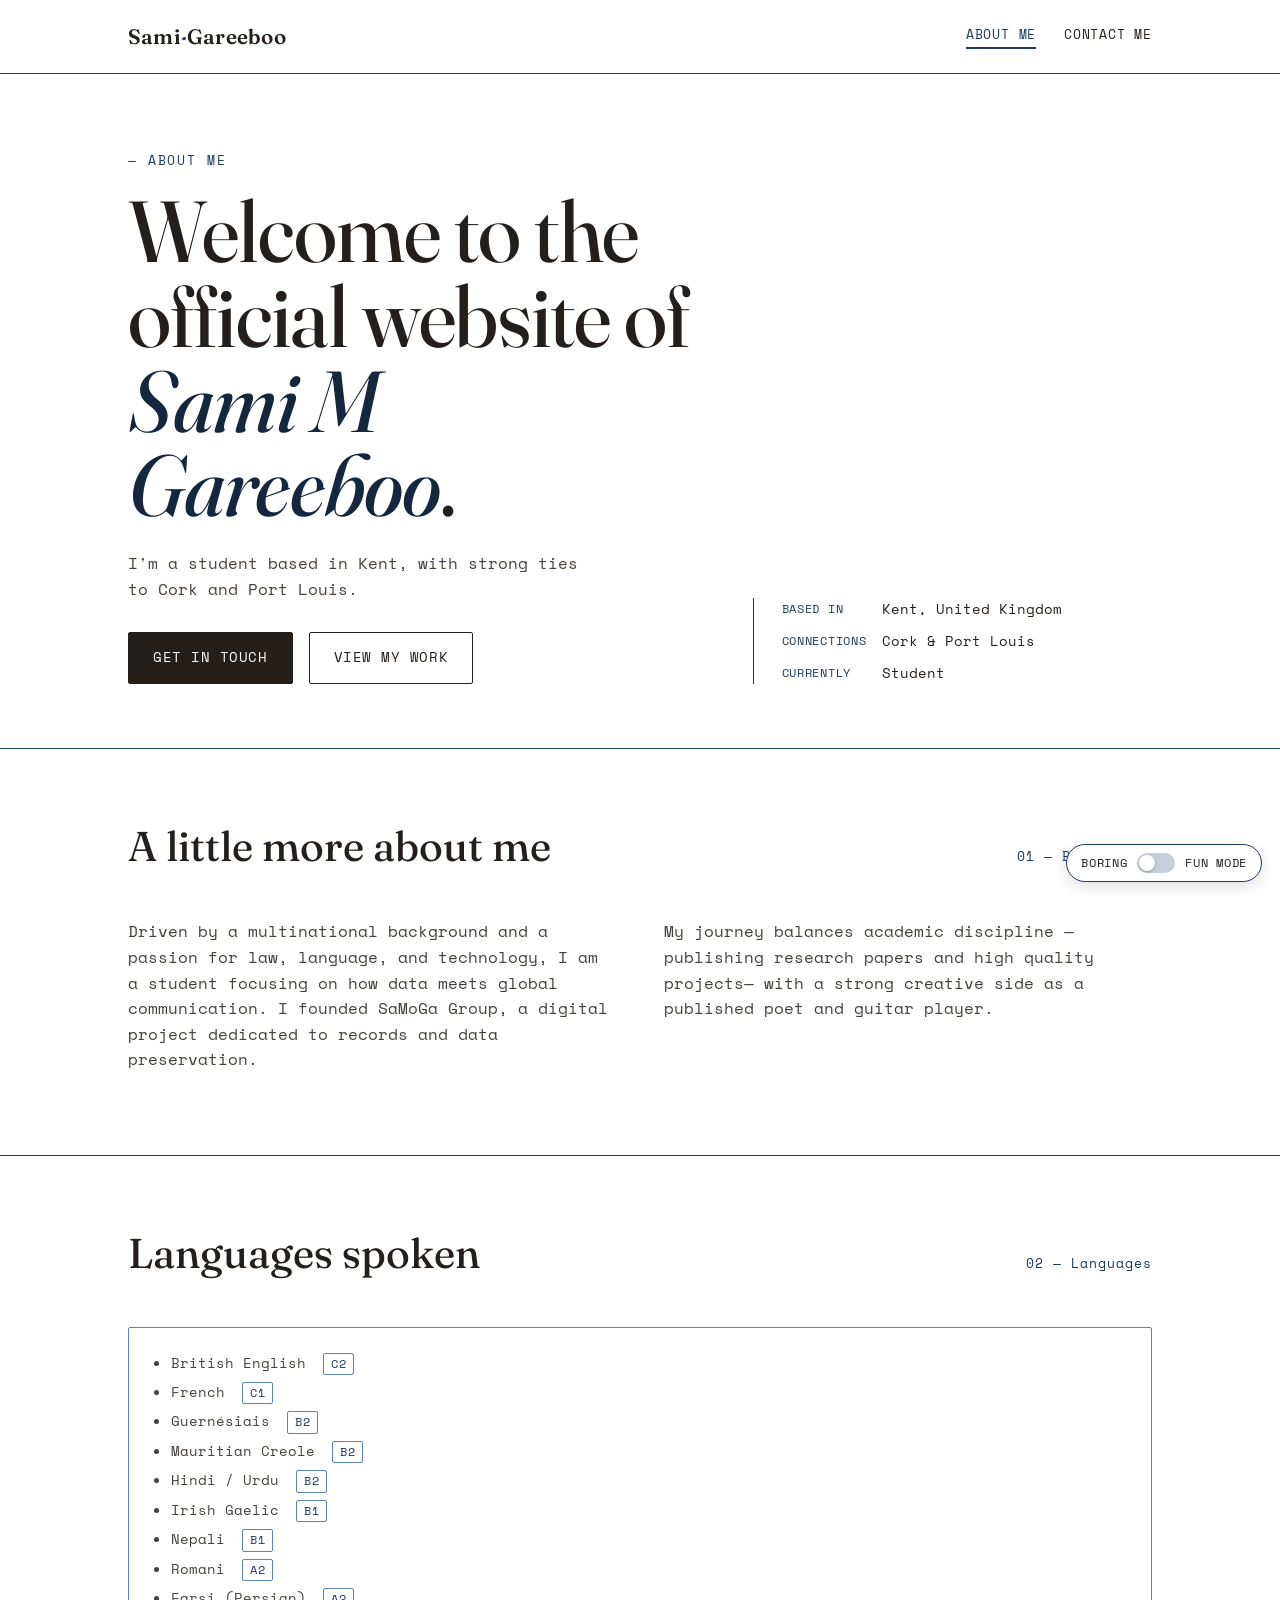
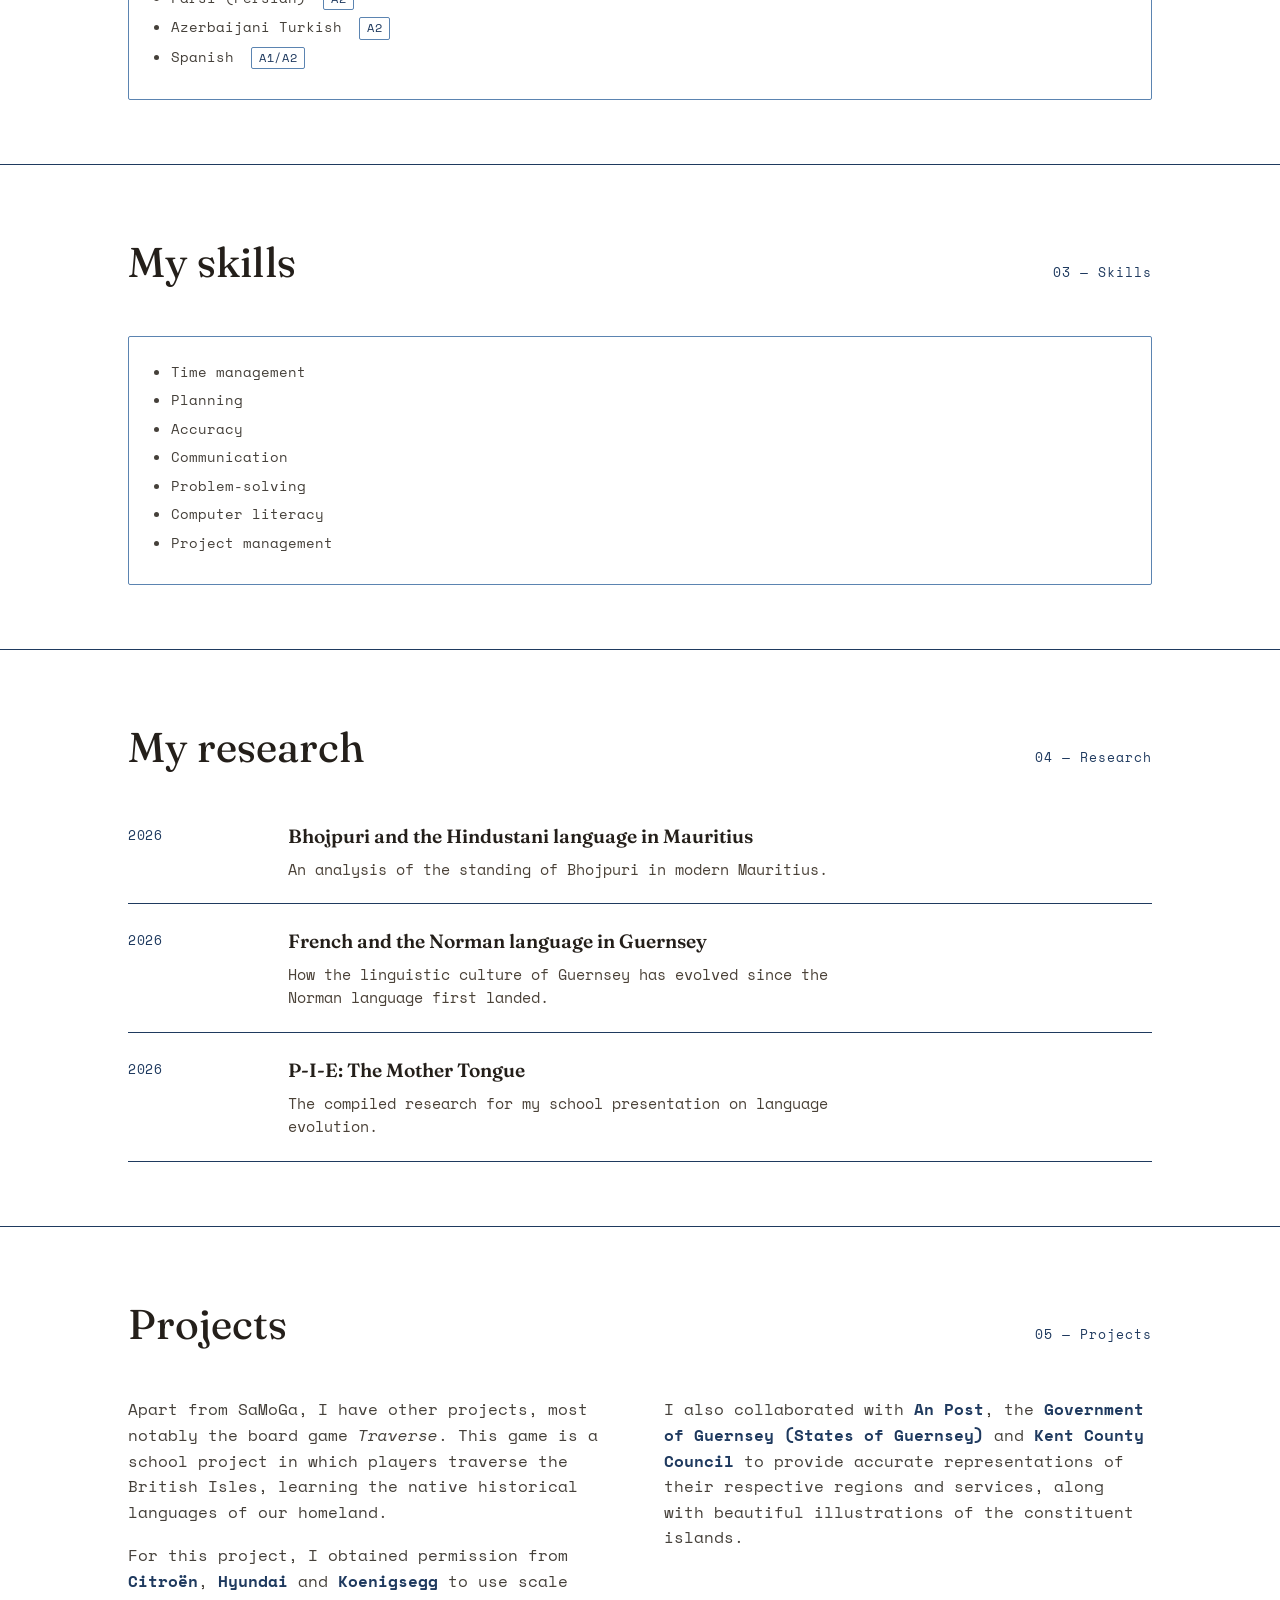
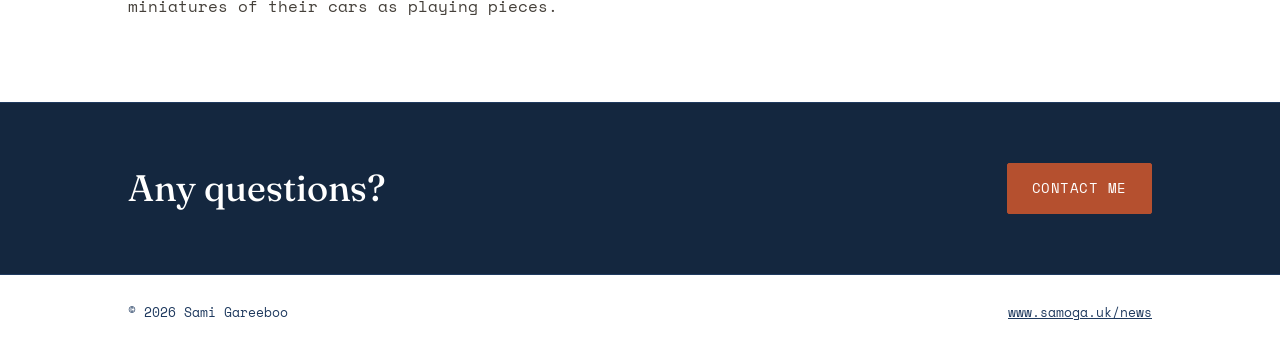
<file: index.html>
<!DOCTYPE html>
<html lang="en">
<head>
  <meta charset="UTF-8" />
  <meta name="viewport" content="width=device-width, initial-scale=1.0" />
  <title>Sami Gareeboo — About Me</title>
  <meta name="description" content="Sami Gareeboo — personal site, CV and background." />
  <link rel="icon" type="image/svg+xml" href="/favicon.svg" />
  <link rel="icon" type="image/png" href="/favicon.png" />
  <link rel="apple-touch-icon" href="/favicon.png" />
  <link rel="stylesheet" href="/styles.css" />
</head>
<body>

  <header class="site-header">
    <div class="wrap">
      <a href="/" class="wordmark">Sami<span>·</span>Gareeboo</a>
      <nav class="site-nav">
        <a href="/" aria-current="page">About Me</a>
        <a href="/contact.html">Contact Me</a>
      </nav>
    </div>
  </header>

  <main>
    <section class="hero" style="border-top: none;">
      <div class="wrap hero-grid">
        <div>
          <p class="eyebrow">About Me</p>
          <h1>Welcome to the official website of <em>Sami M Gareeboo</em>.</h1>
          <p class="hero-lede">
            I'm a student based in Kent, with strong ties to Cork
            and Port Louis.
          </p>
          <div class="hero-actions">
            <a class="btn btn-primary" href="/contact.html">Get in touch</a>
            <a class="btn btn-ghost" href="#research">View my work</a>
          </div>
        </div>
        <div class="hero-side">
          <dl>
            <dt>Based in</dt>
            <dd>Kent, United Kingdom</dd>
            <dt>Connections</dt>
            <dd>Cork &amp; Port Louis</dd>
            <dt>Currently</dt>
            <dd>Student</dd>
          </dl>
        </div>
      </div>
    </section>

    <section id="about">
      <div class="wrap">
        <div class="section-head">
          <h2>A little more about me</h2>
          <span class="section-index">01 — Background</span>
        </div>
        <div class="about-grid">
          <div>
            <p>
              Driven by a multinational background and a passion for law, language, and technology,
              I am a student focusing on how data meets global communication. I founded SaMoGa Group,
              a digital project dedicated to records and data preservation.
            </p>
          </div>
          <div>
            <p>
              My journey balances academic discipline —publishing research papers and high quality
              projects— with a strong creative side as a published poet and guitar player.
            </p>
          </div>
        </div>
      </div>
    </section>

    <section id="languages">
      <div class="wrap">
        <div class="section-head">
          <h2>Languages spoken</h2>
          <span class="section-index">02 — Languages</span>
        </div>
        <div class="skill-card">
          <ul>
            <li>British English <span class="lang-level">C2</span></li>
            <li>French <span class="lang-level">C1</span></li>
            <li>Guernésiais <span class="lang-level">B2</span></li>
            <li>Mauritian Creole <span class="lang-level">B2</span></li>
            <li>Hindi / Urdu <span class="lang-level">B2</span></li>
            <li>Irish Gaelic <span class="lang-level">B1</span></li>
            <li>Nepali <span class="lang-level">B1</span></li>
            <li>Romani <span class="lang-level">A2</span></li>
            <li>Farsi (Persian) <span class="lang-level">A2</span></li>
            <li>Azerbaijani Turkish <span class="lang-level">A2</span></li>
            <li>Spanish <span class="lang-level">A1/A2</span></li>
          </ul>
        </div>
      </div>
    </section>

    <section id="skills">
      <div class="wrap">
        <div class="section-head">
          <h2>My skills</h2>
          <span class="section-index">03 — Skills</span>
        </div>
        <div class="skills-grid">
          <div class="skill-card">
            <ul>
              <li>Time management</li>
              <li>Planning</li>
              <li>Accuracy</li>
              <li>Communication</li>
              <li>Problem-solving</li>
              <li>Computer literacy</li>
              <li>Project management</li>
            </ul>
          </div>
        </div>
      </div>
    </section>
    <section id="research">
      <div class="wrap">
        <div class="section-head">
          <h2>My research</h2>
          <span class="section-index">04 — Research</span>
        </div>
        <ul class="timeline">
          <li>
            <span class="tl-date">2026</span>
            <div>
              <h3>Bhojpuri and the Hindustani language in Mauritius</h3>
              <p>An analysis of the standing of Bhojpuri in modern Mauritius.</p>
            </div>
          </li>
          <li>
            <span class="tl-date">2026</span>
            <div>
              <h3>French and the Norman language in Guernsey</h3>
              <p>How the linguistic culture of Guernsey has evolved since the Norman language first landed.</p>
            </div>
          </li>
          <li>
            <span class="tl-date">2026</span>
            <div>
              <h3>P-I-E: The Mother Tongue</h3>
              <p>The compiled research for my school presentation on language evolution.</p>
            </div>
          </li>
        </ul>
      </div>
    </section>

    <section id="projects">
      <div class="wrap">
        <div class="section-head">
          <h2>Projects</h2>
          <span class="section-index">05 — Projects</span>
        </div>
        <div class="about-grid">
          <div>
            <p>
              Apart from SaMoGa, I have other projects, most notably the board game
              <em>Traverse</em>. This game is a school project in which players traverse the
              British Isles, learning the native historical languages of our homeland.
            </p>
            <p>
              For this project, I obtained permission from <strong class="org-name">Citroën</strong>, <strong class="org-name">Hyundai</strong> and <strong class="org-name">Koenigsegg</strong> to
              use scale miniatures of their cars as playing pieces.
            </p>
          </div>
          <div>
            <p>
              I also collaborated with <strong class="org-name">An Post</strong>, the <strong class="org-name">Government of Guernsey (States of Guernsey)</strong>
              and <strong class="org-name">Kent County Council</strong> to provide accurate representations of their respective
              regions and services, along with beautiful illustrations of the constituent islands.
            </p>
          </div>
        </div>
      </div>
    </section>
  </main>

  <div class="cta-band">
    <div class="wrap">
      <h2>Any questions?</h2>
      <a class="btn btn-primary" href="/contact.html">Contact me</a>
    </div>
  </div>

  <footer class="site-footer">
    <div class="wrap">
      <span>© 2026 Sami Gareeboo</span>
      <a href="https://www.samoga.uk/news" target="_blank" rel="noopener">www.samoga.uk/news</a>
    </div>
  </footer>

  <a class="mode-switch" href="/h" aria-label="Switch to fun mode">
    <span class="ms-label">Boring</span>
    <span class="ms-track"><span class="ms-knob"></span></span>
    <span class="ms-label">Fun mode</span>
  </a>
  <script>
    document.querySelector('.mode-switch').addEventListener('click', function (e) {
      e.preventDefault();
      var href = this.getAttribute('href');
      this.classList.add('is-on');
      setTimeout(function () { location.href = href; }, 260);
    });
  </script>

</body>
</html>
</file>
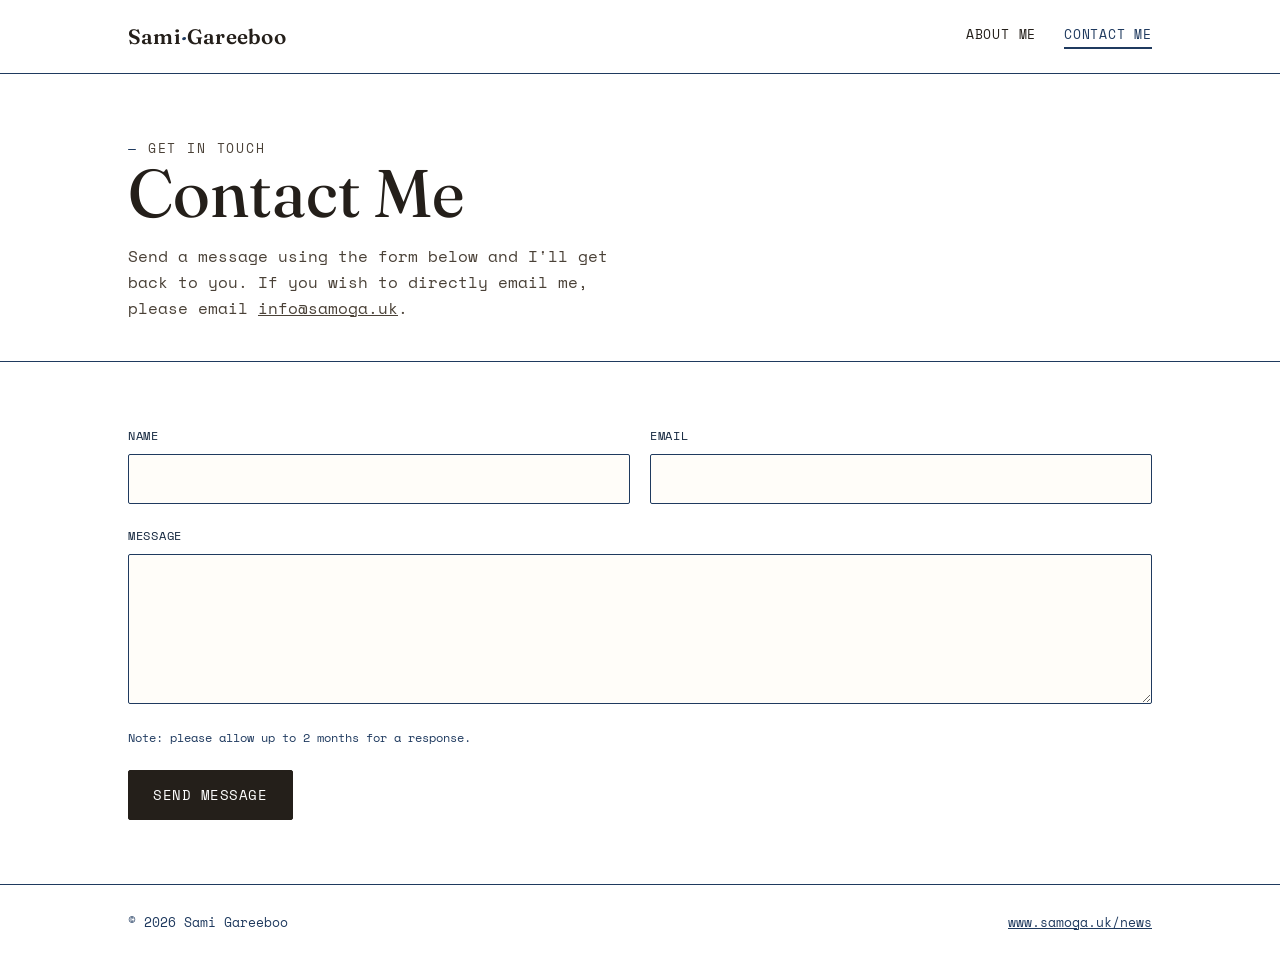
<file: contact.html>
<!DOCTYPE html>
<html lang="en">
<head>
  <meta charset="UTF-8" />
  <meta name="viewport" content="width=device-width, initial-scale=1.0" />
  <title>Contact Me — Sami Gareeboo</title>
  <meta name="description" content="Get in touch with Sami Gareeboo." />
  <link rel="icon" type="image/svg+xml" href="/favicon.svg" />
  <link rel="icon" type="image/png" href="/favicon.png" />
  <link rel="apple-touch-icon" href="/favicon.png" />
  <link rel="stylesheet" href="/styles.css" />
</head>
<body>

  <header class="site-header">
    <div class="wrap">
      <a href="/" class="wordmark">Sami<span>·</span>Gareeboo</a>
      <nav class="site-nav">
        <a href="/">About Me</a>
        <a href="/contact.html" aria-current="page">Contact Me</a>
      </nav>
    </div>
  </header>

  <main>
    <section class="contact-hero" style="border-top: none;">
      <div class="wrap">
        <p class="eyebrow">Get in touch</p>
        <h1>Contact Me</h1>
        <p>
          Send a message using the form below and I'll get back to you. If you wish to
          directly email me, please email <a href="mailto:info@samoga.uk">info@samoga.uk</a>.
        </p>
      </div>
    </section>

    <section>
      <div class="wrap">
        <div id="form-success" class="form-success" hidden>
          <strong>Message sent</strong>
          Thank you for your email!
        </div>

        <form id="contact-form" name="contact" method="POST" data-netlify="true" netlify-honeypot="bot-field">
          <input type="hidden" name="form-name" value="contact" />
          <p class="hp-field">
            <label>Don't fill this out if you're human: <input name="bot-field" /></label>
          </p>

          <div class="field-row">
            <div class="field">
              <label for="name">Name</label>
              <input id="name" type="text" name="name" required />
            </div>
            <div class="field">
              <label for="email">Email</label>
              <input id="email" type="email" name="email" required />
            </div>
          </div>

          <div class="field">
            <label for="message">Message</label>
            <textarea id="message" name="message" required></textarea>
          </div>

          <p class="form-note">Note: please allow up to 2 months for a response.</p>

          <button class="btn btn-primary" type="submit">Send message</button>
        </form>
      </div>
    </section>
  </main>

  <footer class="site-footer">
    <div class="wrap">
      <span>© 2026 Sami Gareeboo</span>
      <a href="https://www.samoga.uk/news" target="_blank" rel="noopener">www.samoga.uk/news</a>
    </div>
  </footer>

  <script>
    const form = document.getElementById('contact-form');
    const success = document.getElementById('form-success');

    form.addEventListener('submit', async (event) => {
      event.preventDefault();

      const submitButton = form.querySelector('button[type="submit"]');
      submitButton.disabled = true;

      try {
        await fetch('/', {
          method: 'POST',
          headers: { 'Content-Type': 'application/x-www-form-urlencoded' },
          body: new URLSearchParams(new FormData(form)).toString(),
        });
        form.hidden = true;
        success.hidden = false;
      } catch (err) {
        submitButton.disabled = false;
        submitButton.textContent = 'Something went wrong — please try again';
      }
    });
  </script>

</body>
</html>
</file>
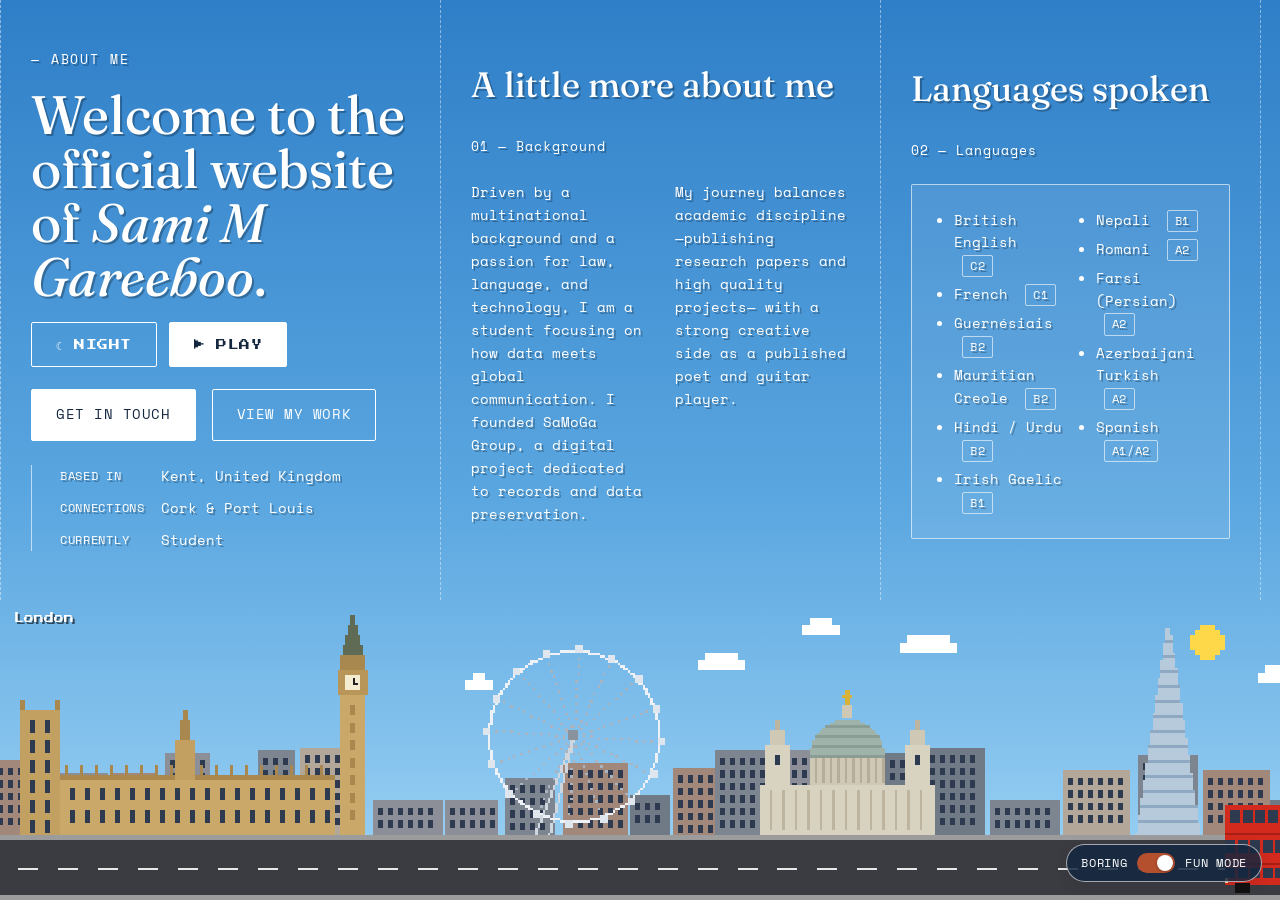
<file: h.html>
<!DOCTYPE html>
<html lang="en">
<head>
  <meta charset="UTF-8" />
  <meta name="viewport" content="width=device-width, initial-scale=1.0" />
  <title>Sami Gareeboo — Fun mode</title>
  <meta name="robots" content="noindex" />
  <link rel="icon" type="image/svg+xml" href="/favicon.svg" />
  <link rel="icon" type="image/png" href="/favicon.png" />
  <link rel="stylesheet" href="https://fonts.googleapis.com/css2?family=Press+Start+2P&display=swap" />
  <link rel="stylesheet" href="/styles.css" />
</head>
<body class="fun">

  <main class="fun-shell">
    <div class="sky-strip" id="strip">

    <section class="panel" id="hero">
      <div class="panel-inner">
        <div>
          <p class="eyebrow">About Me</p>
          <h1>Welcome to the official website of <em>Sami M Gareeboo</em>.</h1>
          <div class="hero-lede-controls">
            <button type="button" class="btn btn-ghost pixel-btn" id="daynight">&#9790; Night</button>
            <button type="button" class="btn btn-primary pixel-btn" id="play">&#9654; Play</button>
          </div>
          <div class="hero-actions">
            <a class="btn btn-primary" href="/contact.html">Get in touch</a>
            <a class="btn btn-ghost" href="#research">View my work</a>
          </div>
        <div class="hero-side">
          <dl>
            <dt>Based in</dt>
            <dd>Kent, United Kingdom</dd>
            <dt>Connections</dt>
            <dd>Cork &amp; Port Louis</dd>
            <dt>Currently</dt>
            <dd>Student</dd>
          </dl>
        </div>
        </div>
      </div>
    </section>

    <section class="panel" id="about">
      <div class="panel-inner">
        <div class="section-head">
          <h2>A little more about me</h2>
          <span class="section-index">01 — Background</span>
        </div>
        <div class="about-grid">
          <div>
            <p>
              Driven by a multinational background and a passion for law, language, and technology,
              I am a student focusing on how data meets global communication. I founded SaMoGa Group,
              a digital project dedicated to records and data preservation.
            </p>
          </div>
          <div>
            <p>
              My journey balances academic discipline —publishing research papers and high quality
              projects— with a strong creative side as a published poet and guitar player.
            </p>
          </div>
        </div>
      </div>
    </section>

    <section class="panel" id="languages">
      <div class="panel-inner">
        <div class="section-head">
          <h2>Languages spoken</h2>
          <span class="section-index">02 — Languages</span>
        </div>
        <div class="skill-card">
          <ul>
            <li>British English <span class="lang-level">C2</span></li>
            <li>French <span class="lang-level">C1</span></li>
            <li>Guernésiais <span class="lang-level">B2</span></li>
            <li>Mauritian Creole <span class="lang-level">B2</span></li>
            <li>Hindi / Urdu <span class="lang-level">B2</span></li>
            <li>Irish Gaelic <span class="lang-level">B1</span></li>
            <li>Nepali <span class="lang-level">B1</span></li>
            <li>Romani <span class="lang-level">A2</span></li>
            <li>Farsi (Persian) <span class="lang-level">A2</span></li>
            <li>Azerbaijani Turkish <span class="lang-level">A2</span></li>
            <li>Spanish <span class="lang-level">A1/A2</span></li>
          </ul>
        </div>
      </div>
    </section>

    <section class="panel" id="skills">
      <div class="panel-inner">
        <div class="section-head">
          <h2>My skills</h2>
          <span class="section-index">03 — Skills</span>
        </div>
        <div class="skills-grid">
          <div class="skill-card">
            <ul>
              <li>Time management</li>
              <li>Planning</li>
              <li>Accuracy</li>
              <li>Communication</li>
              <li>Problem-solving</li>
              <li>Computer literacy</li>
              <li>Project management</li>
            </ul>
          </div>
        </div>
      </div>
    </section>
    <section class="panel" id="research">
      <div class="panel-inner">
        <div class="section-head">
          <h2>My research</h2>
          <span class="section-index">04 — Research</span>
        </div>
        <ul class="timeline">
          <li>
            <span class="tl-date">2026</span>
            <div>
              <h3>Bhojpuri and the Hindustani language in Mauritius</h3>
              <p>An analysis of the standing of Bhojpuri in modern Mauritius.</p>
            </div>
          </li>
          <li>
            <span class="tl-date">2026</span>
            <div>
              <h3>French and the Norman language in Guernsey</h3>
              <p>How the linguistic culture of Guernsey has evolved since the Norman language first landed.</p>
            </div>
          </li>
          <li>
            <span class="tl-date">2026</span>
            <div>
              <h3>P-I-E: The Mother Tongue</h3>
              <p>The compiled research for my school presentation on language evolution.</p>
            </div>
          </li>
        </ul>
      </div>
    </section>

    <section class="panel" id="projects">
      <div class="panel-inner">
        <div class="section-head">
          <h2>Projects</h2>
          <span class="section-index">05 — Projects</span>
        </div>
        <div class="about-grid">
          <div>
            <p>
              Apart from SaMoGa, I have other projects, most notably the board game
              <em>Traverse</em>. This game is a school project in which players traverse the
              British Isles, learning the native historical languages of our homeland.
            </p>
            <p>
              For this project, I obtained permission from <strong class="org-name">Citroën</strong>, <strong class="org-name">Hyundai</strong> and <strong class="org-name">Koenigsegg</strong> to
              use scale miniatures of their cars as playing pieces.
            </p>
          </div>
          <div>
            <p>
              I also collaborated with <strong class="org-name">An Post</strong>, the <strong class="org-name">Government of Guernsey (States of Guernsey)</strong>
              and <strong class="org-name">Kent County Council</strong> to provide accurate representations of their respective
              regions and services, along with beautiful illustrations of the constituent islands.
            </p>
          </div>
        </div>
      </div>
    </section>
  
      <section class="panel" id="questions">
        <div class="panel-inner">
          <div class="section-head">
            <h2>Any questions?</h2>
            <span class="section-index">06 — Contact</span>
          </div>
          <a class="btn btn-primary" href="/contact.html">Contact me</a>
        </div>
      </section>
    </div>

    <div class="stage">
      <canvas id="scene" aria-label="8-bit journey from London to the Kent coast"></canvas>
      <div class="hud" id="hud"></div>
      <div class="game-msg" id="msg" hidden></div>
    </div>
  </main>

  <a class="mode-switch is-on" href="/" aria-label="Switch to boring mode">
    <span class="ms-label">Boring</span>
    <span class="ms-track"><span class="ms-knob"></span></span>
    <span class="ms-label">Fun mode</span>
  </a>

  <script src="/h.js"></script>
</body>
</html>
</file>
<file: styles.css>
/* Sami Gareeboo — personal site styles */

@import url('https://fonts.googleapis.com/css2?family=Fraunces:ital,opsz,wght@0,9..144,300;0,9..144,450;0,9..144,600;1,9..144,450&family=Space+Mono:wght@400;700&display=swap');

:root {
  --ink: #241f1a;
  --paper: #ffffff;
  --paper-raised: #ece3d4;
  --navy: #1f3a5f;
  --navy-deep: #14273f;
  --rust: #b5502f;
  --line: #5b84b1;
  --shadow: rgba(36, 31, 26, 0.14);

  --font-display: 'Fraunces', 'Iowan Old Style', serif;
  --font-mono: 'Space Mono', 'IBM Plex Mono', monospace;
}

* {
  box-sizing: border-box;
}

html {
  scroll-behavior: smooth;
}

body {
  margin: 0;
  background-color: var(--paper);
  color: var(--ink);
  font-family: var(--font-mono);
  font-size: 16px;
  line-height: 1.6;
  -webkit-font-smoothing: antialiased;
}

a {
  color: inherit;
}

img {
  max-width: 100%;
  display: block;
}

.wrap {
  max-width: 1080px;
  margin: 0 auto;
  padding: 0 28px;
}

/* -------------------- Header -------------------- */

.site-header {
  border-bottom: 1px solid var(--navy);
  position: sticky;
  top: 0;
  background: var(--paper);
  z-index: 20;
}

.site-header .wrap {
  display: flex;
  align-items: center;
  justify-content: space-between;
  padding-top: 20px;
  padding-bottom: 20px;
  gap: 24px;
}

.wordmark {
  font-family: var(--font-display);
  font-weight: 600;
  font-size: 1.3rem;
  letter-spacing: 0.01em;
  text-decoration: none;
  color: var(--ink);
}

.wordmark span {
  color: var(--navy);
  font-style: italic;
}

.site-nav {
  display: flex;
  gap: 28px;
  font-size: 0.82rem;
  letter-spacing: 0.06em;
  text-transform: uppercase;
}

.site-nav a {
  position: relative;
  text-decoration: none;
  padding-bottom: 4px;
  color: var(--ink);
}

.site-nav a::after {
  content: '';
  position: absolute;
  left: 0;
  bottom: 0;
  width: 0%;
  height: 2px;
  background: var(--navy);
  transition: width 0.25s ease;
}

.site-nav a:hover::after,
.site-nav a[aria-current='page']::after {
  width: 100%;
}

.site-nav a[aria-current='page'] {
  color: var(--navy);
}

/* -------------------- Hero -------------------- */

.hero {
  padding: 76px 0 64px;
  position: relative;
  overflow: hidden;
}

.hero-grid {
  display: grid;
  grid-template-columns: 1.3fr 0.9fr;
  gap: 48px;
  align-items: end;
}

.eyebrow {
  font-size: 0.82rem;
  letter-spacing: 0.14em;
  text-transform: uppercase;
  color: var(--navy);
  margin: 0 0 18px;
}

.eyebrow::before {
  content: '— ';
  color: var(--navy);
}

.hero h1 {
  font-family: var(--font-display);
  font-weight: 450;
  font-size: clamp(3rem, 7vw, 5.4rem);
  line-height: 0.98;
  margin: 0 0 22px;
  letter-spacing: -0.01em;
}

.hero h1 em {
  font-style: italic;
  color: var(--navy-deep);
}

.hero-lede {
  font-family: var(--font-mono);
  font-size: 1.02rem;
  max-width: 46ch;
  color: #4a4137;
  margin: 0 0 30px;
}

.hero-actions {
  display: flex;
  gap: 16px;
  flex-wrap: wrap;
}

.hero-side {
  border-left: 1px solid var(--navy);
  padding-left: 28px;
  align-self: end;
}

.hero-side dl {
  margin: 0;
  display: grid;
  grid-template-columns: auto 1fr;
  gap: 10px 16px;
  font-size: 0.86rem;
}

.hero-side dt {
  color: var(--navy);
  text-transform: uppercase;
  letter-spacing: 0.06em;
  font-size: 0.72rem;
  padding-top: 2px;
}

.hero-side dd {
  margin: 0;
}

/* -------------------- Buttons -------------------- */

.btn {
  display: inline-flex;
  align-items: center;
  gap: 8px;
  font-family: var(--font-mono);
  font-size: 0.85rem;
  letter-spacing: 0.04em;
  text-transform: uppercase;
  text-decoration: none;
  padding: 14px 24px;
  border: 1px solid var(--ink);
  border-radius: 2px;
  transition: transform 0.18s ease, background 0.18s ease, color 0.18s ease, box-shadow 0.18s ease;
}

.btn-primary {
  background: var(--ink);
  color: var(--paper);
}

.btn-primary:hover {
  transform: translate(-2px, -2px);
  box-shadow: 4px 4px 0 var(--navy);
}

.btn-ghost {
  background: transparent;
  color: var(--ink);
}

.btn-ghost:hover {
  transform: translate(-2px, -2px);
  box-shadow: 4px 4px 0 var(--navy);
}

/* -------------------- Section shell -------------------- */

section {
  padding: 64px 0;
  border-top: 1px solid var(--navy);
}

.section-head {
  display: flex;
  align-items: baseline;
  justify-content: space-between;
  gap: 24px;
  margin-bottom: 40px;
  flex-wrap: wrap;
}

.section-head h2 {
  font-family: var(--font-display);
  font-weight: 450;
  font-size: clamp(1.9rem, 3.4vw, 2.6rem);
  margin: 0;
}

.section-index {
  font-size: 0.8rem;
  color: var(--navy);
  letter-spacing: 0.08em;
}

/* -------------------- About / bio -------------------- */

.about-grid {
  display: grid;
  grid-template-columns: 1fr 1fr;
  gap: 48px;
}

.about-grid p {
  margin: 0 0 18px;
  color: #45403a;
}

.org-name {
  font-weight: 700;
  color: var(--navy);
}

.pull-quote {
  font-family: var(--font-display);
  font-style: italic;
  font-size: 1.5rem;
  color: var(--navy-deep);
  border-left: 3px solid var(--navy);
  padding-left: 22px;
  margin: 28px 0 0;
}

/* -------------------- Timeline (experience) -------------------- */

.timeline {
  list-style: none;
  margin: 0;
  padding: 0;
  display: flex;
  flex-direction: column;
}

.timeline li {
  display: grid;
  grid-template-columns: 140px 1fr auto;
  gap: 20px;
  padding: 22px 0;
  border-bottom: 1px solid var(--navy);
  align-items: start;
}

.timeline li:first-child {
  padding-top: 0;
}

.timeline .tl-date {
  font-size: 0.82rem;
  color: var(--navy);
  letter-spacing: 0.04em;
  padding-top: 4px;
}

.timeline h3 {
  font-family: var(--font-display);
  font-weight: 600;
  font-size: 1.2rem;
  margin: 0 0 6px;
}

.timeline .tl-org {
  display: block;
  font-size: 0.85rem;
  color: var(--navy);
  font-weight: 400;
}

.timeline p {
  margin: 0;
  font-size: 0.92rem;
  color: #4a4137;
  max-width: 60ch;
}

.timeline .tl-tag {
  align-self: start;
  font-size: 0.72rem;
  text-transform: uppercase;
  letter-spacing: 0.06em;
  border: 1px solid var(--navy);
  padding: 5px 10px;
  border-radius: 2px;
  color: var(--navy-deep);
  white-space: nowrap;
}

/* -------------------- Skills -------------------- */

.skills-grid {
  display: grid;
  grid-template-columns: repeat(auto-fit, minmax(240px, 1fr));
  gap: 28px;
}

.skill-card {
  background: var(--paper);
  border: 1px solid var(--line);
  padding: 24px;
  border-radius: 2px;
}

.skill-card h3 {
  font-family: var(--font-display);
  font-size: 1.1rem;
  margin: 0 0 12px;
}

.skill-card ul {
  margin: 0;
  padding-left: 18px;
  font-size: 0.88rem;
  color: #45403a;
}

.skill-card li {
  margin-bottom: 6px;
}

.lang-level {
  display: inline-block;
  margin-left: 8px;
  font-size: 0.72rem;
  letter-spacing: 0.06em;
  border: 1px solid var(--line);
  padding: 1px 7px;
  border-radius: 2px;
  color: var(--navy);
}

/* -------------------- CTA band -------------------- */

.cta-band {
  border-top: 1px solid var(--navy);
  background: var(--navy-deep);
  color: var(--paper);
  padding: 56px 0;
}

.cta-band .wrap {
  display: flex;
  align-items: center;
  justify-content: space-between;
  gap: 24px;
  flex-wrap: wrap;
}

.cta-band h2 {
  font-family: var(--font-display);
  font-size: clamp(1.7rem, 3vw, 2.3rem);
  margin: 0;
  font-weight: 450;
}

.cta-band .btn-primary {
  background: var(--rust);
  border-color: var(--rust);
  color: var(--paper);
}

.cta-band .btn-primary:hover {
  box-shadow: 4px 4px 0 var(--paper);
}

/* -------------------- Footer -------------------- */

.site-footer {
  border-top: 1px solid var(--navy);
  padding: 28px 0 40px;
  font-size: 0.8rem;
  color: var(--navy);
}

.site-footer .wrap {
  display: flex;
  justify-content: space-between;
  gap: 16px;
  flex-wrap: wrap;
}

/* -------------------- Contact page -------------------- */

.contact-hero {
  padding: 64px 0 40px;
}

.contact-hero h1 {
  font-family: var(--font-display);
  font-weight: 450;
  font-size: clamp(2.6rem, 6vw, 4.2rem);
  margin: 0 0 18px;
  line-height: 1;
}

.contact-hero p {
  max-width: 52ch;
  color: #4a4137;
  margin: 0;
}

.contact-grid {
  display: grid;
  grid-template-columns: 1fr 1.15fr;
  gap: 56px;
}

.contact-info {
  border-right: 1px solid var(--navy);
  padding-right: 40px;
}

.contact-info h2 {
  font-family: var(--font-display);
  font-size: 1.4rem;
  margin: 0 0 20px;
}

.contact-list {
  list-style: none;
  margin: 0 0 36px;
  padding: 0;
}

.contact-list li {
  padding: 14px 0;
  border-bottom: 1px solid var(--navy);
}

.contact-list a {
  text-decoration: none;
}

.contact-list a:hover {
  color: var(--navy);
}

.contact-list dt {
  font-size: 0.72rem;
  text-transform: uppercase;
  letter-spacing: 0.07em;
  color: var(--navy);
  margin-bottom: 4px;
}

.availability {
  font-size: 0.85rem;
  background: var(--paper-raised);
  border: 1px solid var(--navy);
  padding: 16px 18px;
  border-radius: 2px;
}

.availability strong {
  color: var(--navy-deep);
}

/* Form */

.field {
  margin-bottom: 22px;
}

.field label {
  display: block;
  font-size: 0.78rem;
  text-transform: uppercase;
  letter-spacing: 0.06em;
  color: var(--navy-deep);
  margin-bottom: 8px;
}

.field input,
.field textarea,
.field select {
  width: 100%;
  font-family: var(--font-mono);
  font-size: 0.95rem;
  padding: 13px 14px;
  border: 1px solid var(--navy);
  background: #fffdf9;
  color: var(--ink);
  border-radius: 2px;
  transition: border-color 0.18s ease, box-shadow 0.18s ease;
}

.field input:focus,
.field textarea:focus,
.field select:focus {
  outline: none;
  border-color: var(--navy);
  box-shadow: 0 0 0 3px rgba(31, 58, 95, 0.15);
}

.field textarea {
  min-height: 150px;
  resize: vertical;
}

.field-row {
  display: grid;
  grid-template-columns: 1fr 1fr;
  gap: 20px;
}

.hp-field {
  position: absolute;
  left: -9999px;
  width: 1px;
  height: 1px;
  overflow: hidden;
}

.form-note {
  font-size: 0.78rem;
  color: var(--navy);
  margin-top: -6px;
  margin-bottom: 22px;
}

.form-success {
  border: 1px solid var(--navy);
  background: var(--paper-raised);
  padding: 20px 22px;
  border-radius: 2px;
  margin-bottom: 28px;
  font-size: 0.92rem;
}

.form-success strong {
  color: var(--navy-deep);
  display: block;
  margin-bottom: 4px;
  font-family: var(--font-display);
  font-size: 1.1rem;
}

/* -------------------- Responsive -------------------- */

@media (max-width: 860px) {
  .hero-grid,
  .about-grid,
  .contact-grid {
    grid-template-columns: 1fr;
  }

  .hero-side {
    border-left: none;
    border-top: 1px solid var(--navy);
    padding-left: 0;
    padding-top: 24px;
  }

  .contact-info {
    border-right: none;
    padding-right: 0;
    border-bottom: 1px solid var(--navy);
    padding-bottom: 32px;
  }

  .skills-grid {
    grid-template-columns: 1fr;
  }

  .timeline li {
    grid-template-columns: 1fr;
    gap: 8px;
  }

  .timeline .tl-tag {
    justify-self: start;
  }

  .field-row {
    grid-template-columns: 1fr;
  }

  .site-nav {
    gap: 16px;
  }
}

/* -------------------- Boring / Fun mode switch -------------------- */

.mode-switch {
  position: fixed;
  right: 18px;
  bottom: 18px;
  z-index: 50;
  display: inline-flex;
  align-items: center;
  gap: 10px;
  padding: 8px 14px;
  background: var(--paper);
  border: 1px solid var(--navy);
  border-radius: 999px;
  box-shadow: 0 4px 14px var(--shadow);
  font-size: 0.72rem;
  letter-spacing: 0.06em;
  text-transform: uppercase;
  text-decoration: none;
  color: var(--ink);
}

.ms-track {
  position: relative;
  width: 38px;
  height: 20px;
  border-radius: 999px;
  background: #c9cfd8;
  transition: background 0.25s ease;
}

.ms-knob {
  position: absolute;
  top: 2px;
  left: 2px;
  width: 16px;
  height: 16px;
  border-radius: 50%;
  background: var(--paper);
  box-shadow: 0 1px 3px rgba(0, 0, 0, 0.3);
  transition: transform 0.25s ease;
}

.mode-switch.is-on .ms-track {
  background: var(--rust);
}

.mode-switch.is-on .ms-knob {
  transform: translateX(18px);
}

.mode-switch:hover {
  border-color: var(--rust);
}

/* -------------------- Fun mode page (/h) -------------------- */

body.fun {
  height: 100vh;
  height: 100dvh;
  overflow: hidden;
  color: #fff;
  background: linear-gradient(180deg, #2f7fc8 0%, #5aa6e0 55%, #9fd4f5 100%);
  transition: background 0.6s ease;
}

body.fun.night {
  background: linear-gradient(180deg, #050a24 0%, #121c48 55%, #2b3b72 100%);
}

.fun-shell {
  height: 100%;
  display: grid;
  grid-template-rows: 2fr 1fr;
}

.sky-strip {
  display: flex;
  align-items: stretch;
  gap: 0;
  overflow-x: auto;
  overflow-y: hidden;
  min-height: 0;
  scrollbar-color: rgba(255, 255, 255, 0.5) transparent;
}

.sky-strip .panel {
  direction: ltr;
  flex: 0 0 auto;
  display: flex;
  flex-direction: column;
  height: 100%;
  margin: 0;
  padding: 28px 30px;
  border: none;
  border-left: 1px dashed rgba(255, 255, 255, 0.45);
  overflow: hidden;
  text-shadow: 2px 2px 0 rgba(0, 0, 0, 0.28);
}

.sky-strip .panel:first-child {
  border-left: 1px dashed rgba(255, 255, 255, 0.45);
}

.panel-inner {
  margin: auto 0;
}

.fun .panel,
.fun .panel p,
.fun .panel h1,
.fun .panel h1 em,
.fun .panel h2,
.fun .panel h3,
.fun .panel li,
.fun .panel dd,
.fun .panel dt,
.fun .panel .eyebrow,
.fun .panel .eyebrow::before,
.fun .panel .section-index,
.fun .panel .tl-date,
.fun .panel .org-name,
.fun .panel .lang-level {
  color: #fff;
}

.fun .panel h1 {
  font-family: var(--font-display);
  font-weight: 450;
  font-size: clamp(1.9rem, 6vh, 3.6rem);
  line-height: 1;
  margin: 0 0 18px;
}

.fun .panel .section-head {
  margin-bottom: 22px;
}

.fun .panel .section-head h2 {
  font-size: clamp(1.4rem, 4vh, 2.2rem);
}

.fun .panel .about-grid {
  gap: 28px;
}

.fun .panel .about-grid p,
.fun .panel .timeline p {
  font-size: 0.9rem;
}

.fun .panel .skill-card {
  background: rgba(255, 255, 255, 0.08);
  border-color: rgba(255, 255, 255, 0.6);
}

.fun .panel .skill-card ul {
  columns: 2;
  column-gap: 32px;
}

.fun .panel .lang-level,
.fun .panel .timeline li,
.fun .panel .hero-side {
  border-color: rgba(255, 255, 255, 0.6);
}

.fun .panel .hero-side {
  margin-top: 24px;
  border-left: 1px solid rgba(255, 255, 255, 0.6);
}

.fun .btn {
  border-color: #fff;
  color: #fff;
  background: transparent;
  text-shadow: none;
  cursor: pointer;
}

.fun .btn-primary {
  background: #fff;
  color: var(--navy-deep);
}

.fun .btn:hover {
  box-shadow: 4px 4px 0 var(--rust);
}

.pixel-btn {
  font-family: 'Press Start 2P', var(--font-mono);
  font-size: 0.68rem;
  line-height: 1.4;
}

.fun .hero-lede-controls {
  display: flex;
  gap: 12px;
  flex-wrap: wrap;
  margin: 0 0 22px;
}

.stage {
  position: relative;
  min-height: 0;
}

#scene {
  display: block;
  width: 100%;
  height: 100%;
  image-rendering: pixelated;
  image-rendering: crisp-edges;
  touch-action: manipulation;
}

.hud,
.game-msg {
  position: absolute;
  font-family: 'Press Start 2P', var(--font-mono);
  color: #fff;
  text-shadow: 2px 2px 0 rgba(0, 0, 0, 0.6);
  pointer-events: none;
}

.hud {
  top: 10px;
  left: 14px;
  font-size: 0.62rem;
  line-height: 1.8;
}

.game-msg {
  inset: 0;
  display: flex;
  align-items: center;
  justify-content: center;
  text-align: center;
  font-size: 0.8rem;
  line-height: 2;
  padding: 0 20px;
}

.game-msg[hidden] {
  display: none;
}

.fun .mode-switch {
  background: rgba(20, 39, 63, 0.85);
  border-color: rgba(255, 255, 255, 0.6);
  color: #fff;
}

@media (max-width: 860px) {
  .fun .panel .about-grid {
    grid-template-columns: 1fr 1fr;
  }
}
</file>
